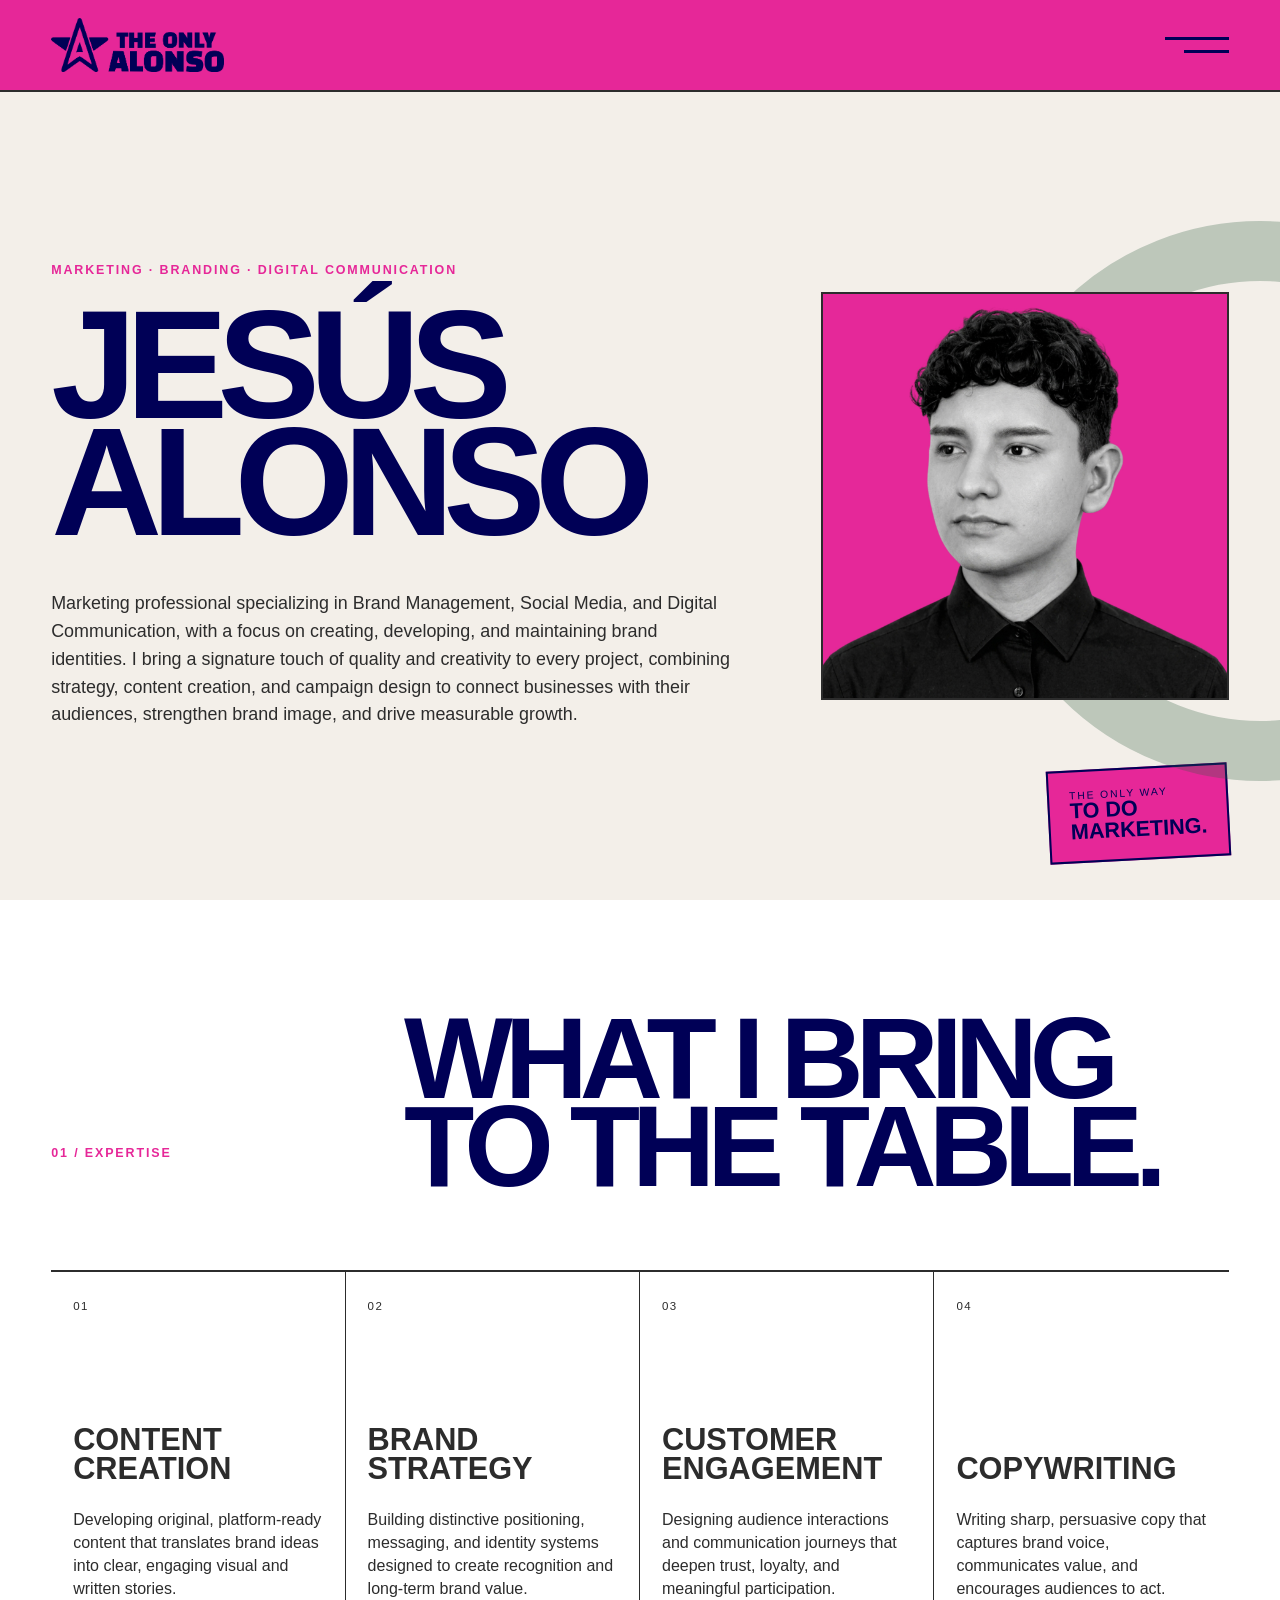
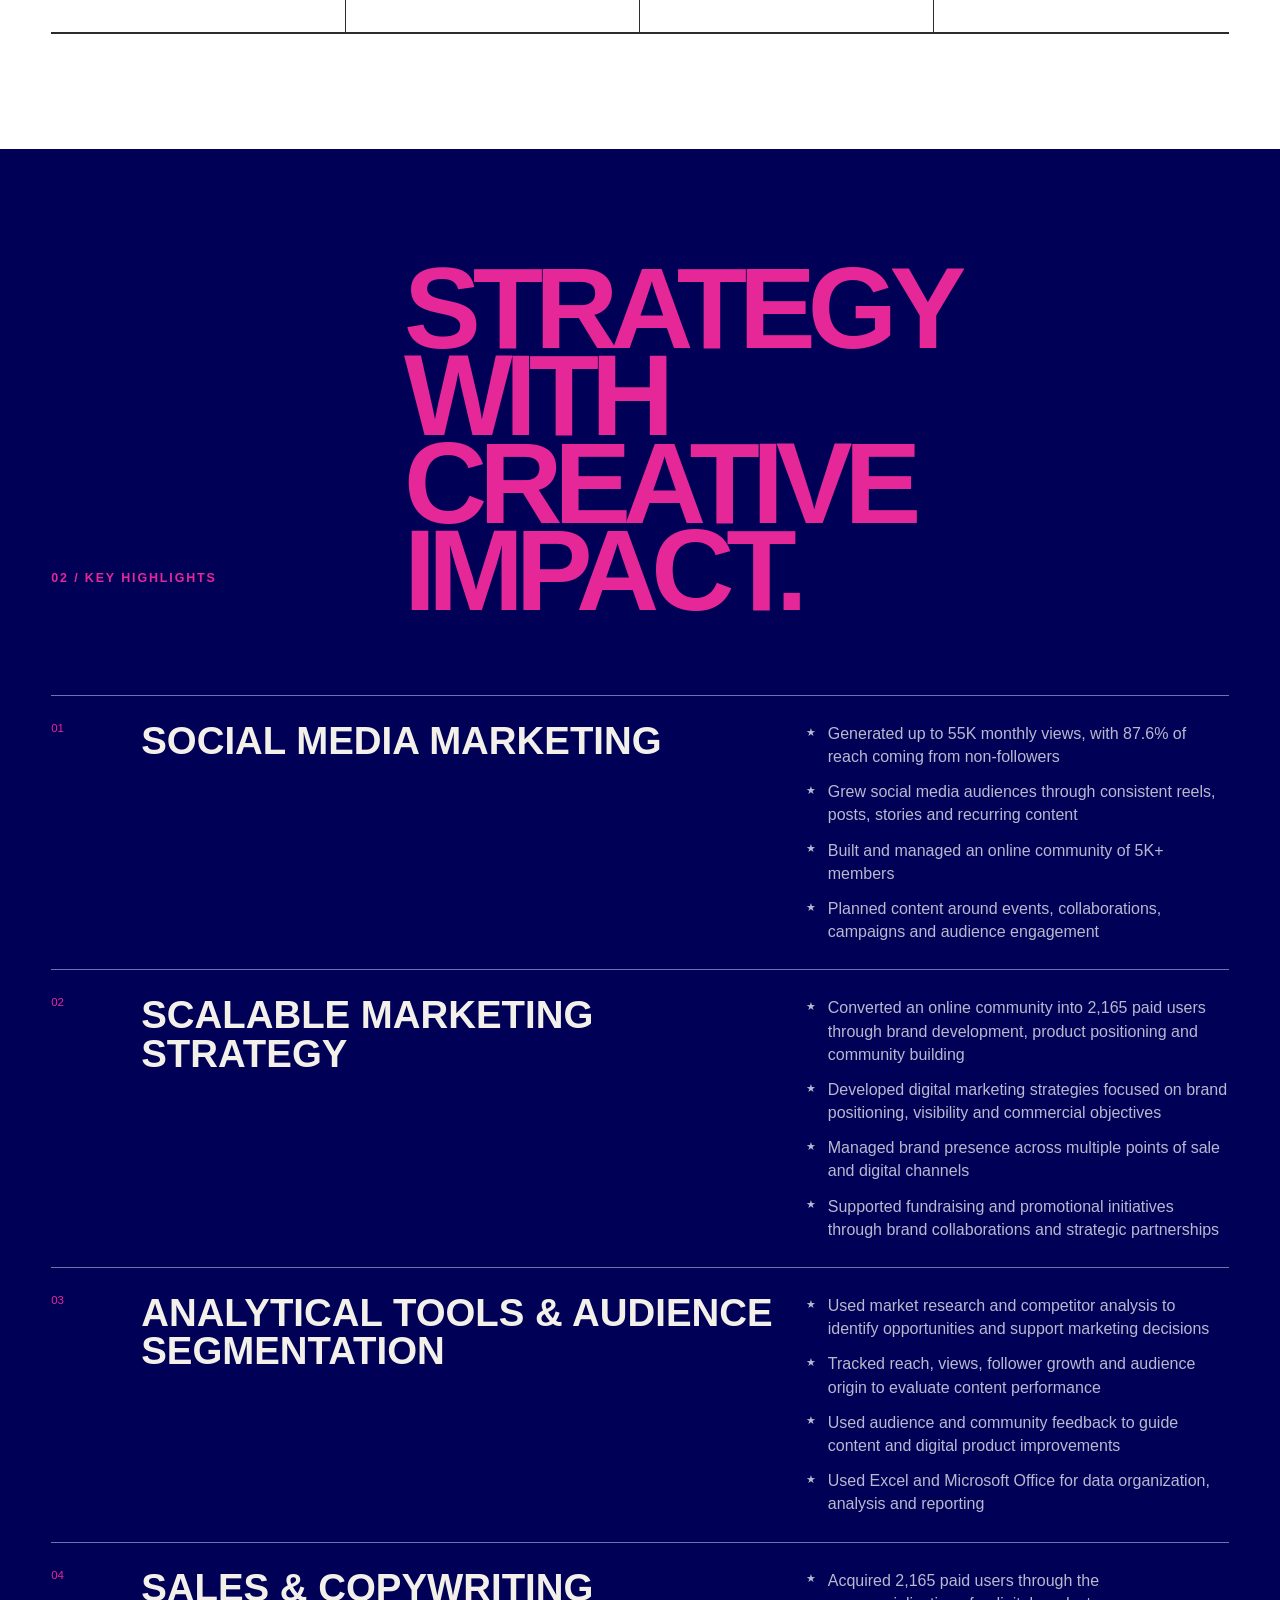
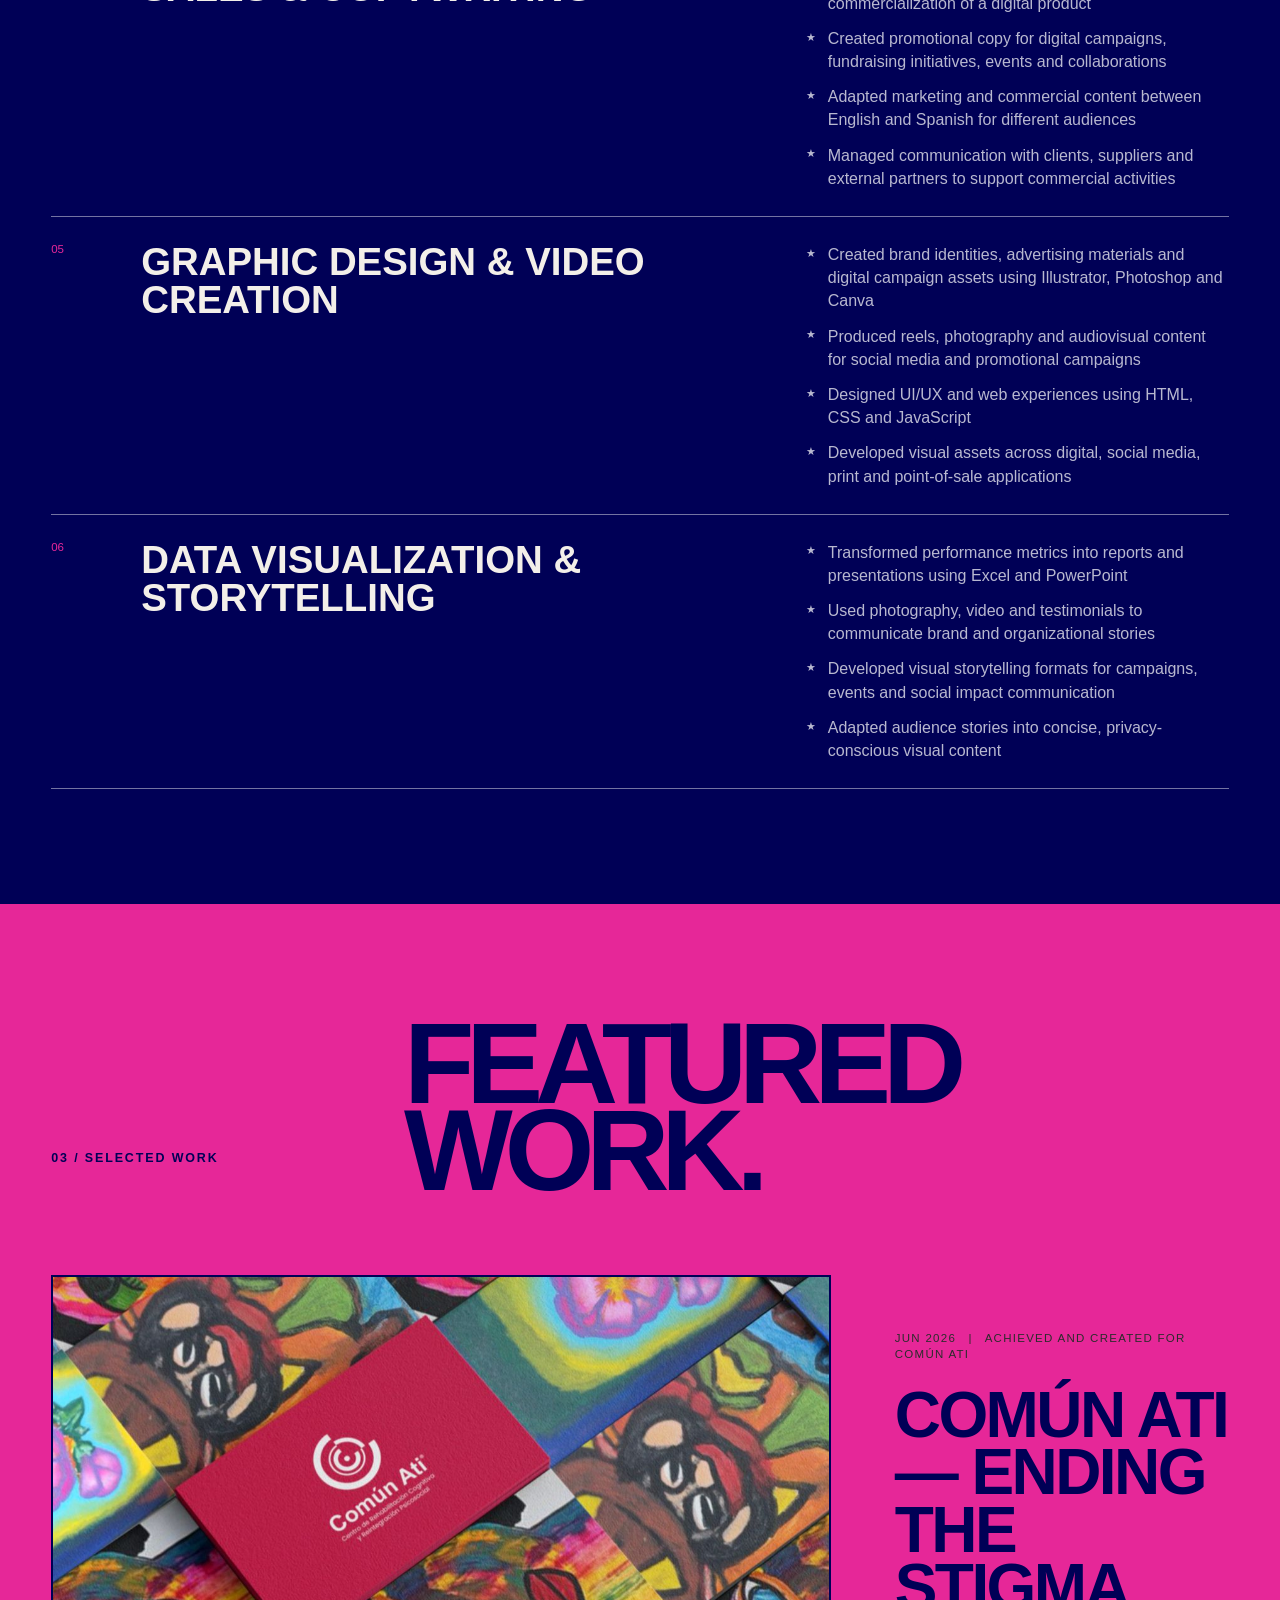
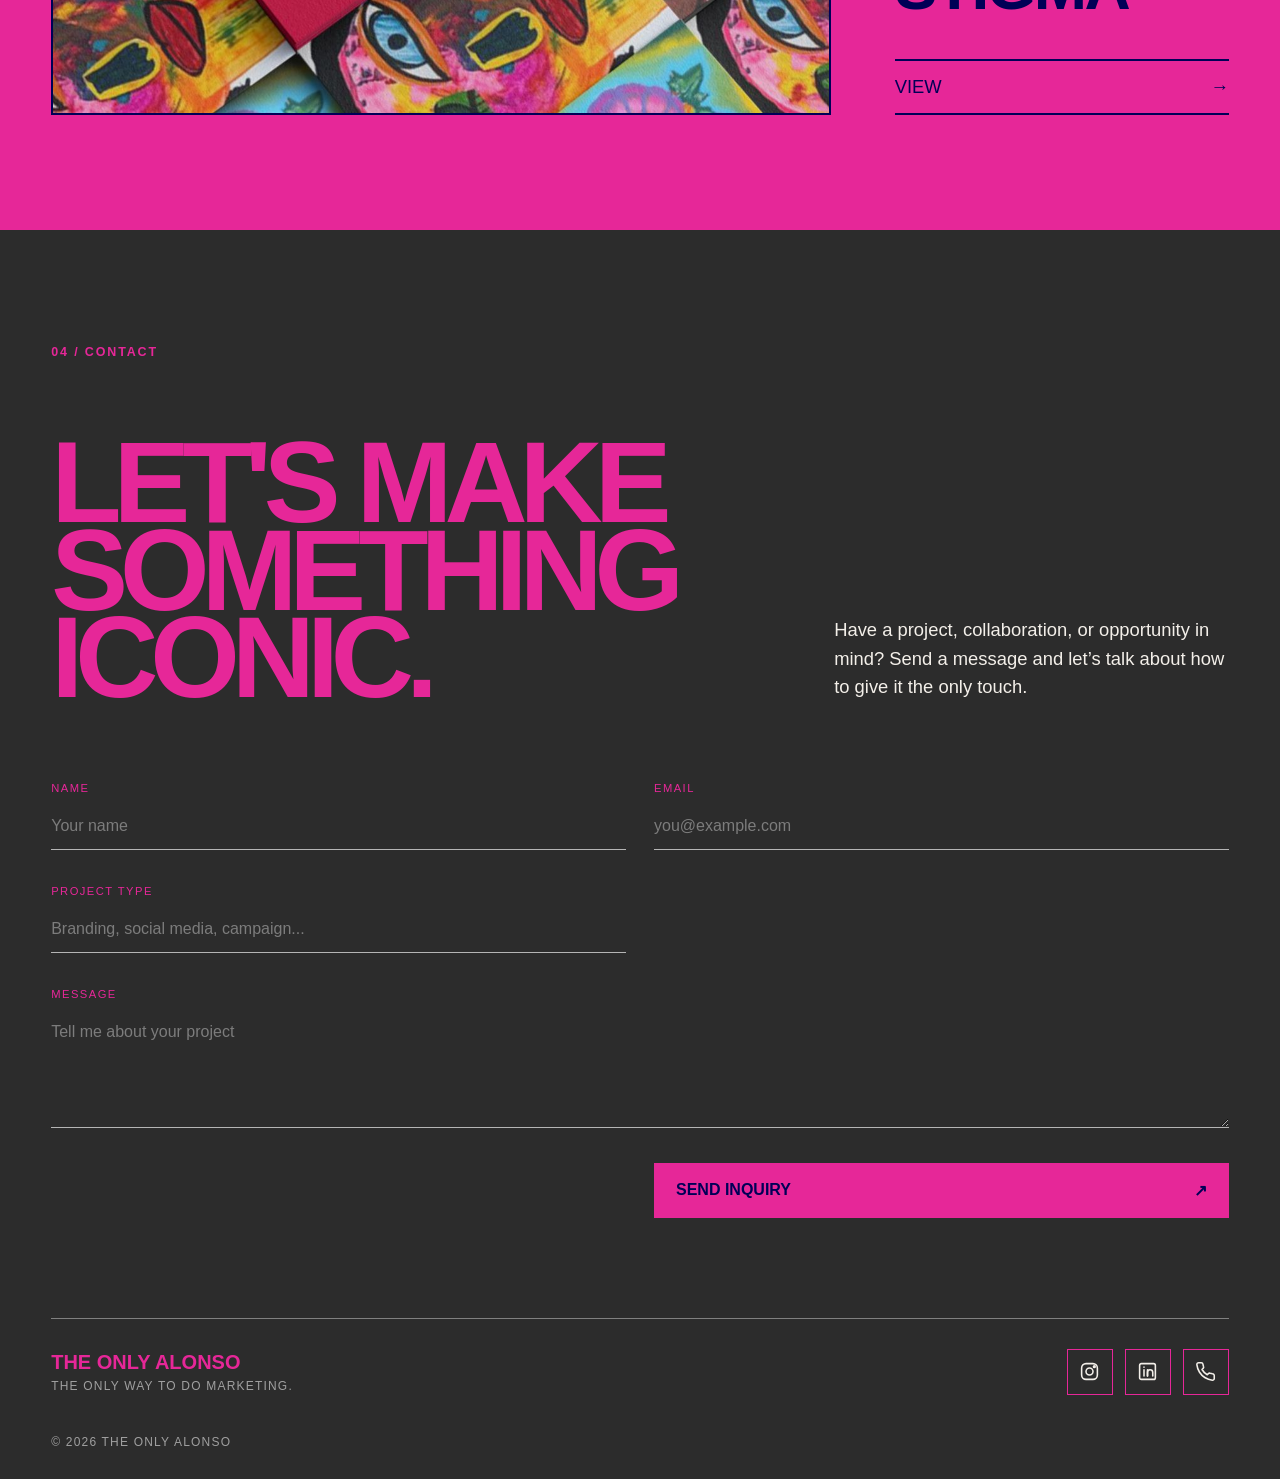
<file: index.html>
<!DOCTYPE html>
<html lang="en">
<head>
    <meta charset="UTF-8">
    <meta name="viewport" content="width=device-width, initial-scale=1.0">
    <meta name="description" content="THE ONLY ALONSO — Marketing portfolio of Jesús Alonso.">
    <title>THE ONLY ALONSO | Marketing Portfolio</title>
    <link rel="icon" type="image/svg+xml" href="assets/favicon.png">
    <link rel="stylesheet" href="styles.css">
</head>
<body>
    <header class="site-header">
        <a class="brand-mark" href="#home" aria-label="THE ONLY ALONSO home">
            <img src="assets/logo.png" alt="THE ONLY ALONSO logo">
        </a>

        <button class="menu-toggle" type="button" aria-label="Open menu" aria-expanded="false" aria-controls="site-menu">
            <span></span>
            <span></span>
        </button>

        <nav class="site-menu" id="site-menu" aria-hidden="true">
            <div class="menu-top">
                <p>THE ONLY ALONSO</p>
                <button class="menu-close" type="button" aria-label="Close menu">Close</button>
            </div>
            <div class="menu-links">
                <a href="#home">Home <span>01</span></a>
                <a href="#about">About <span>02</span></a>
                <a href="#media">Media <span>03</span></a>
                <a href="#work">My Work <span>04</span></a>
            </div>
            <p class="menu-slogan">The only way to do marketing.</p>
        </nav>
    </header>

    <main>
        <section class="hero section-shell" id="home">
            <div class="hero-copy">
                <p class="eyebrow">Marketing · Branding · Digital Communication</p>
                <h1>Jesús<br>Alonso</h1>
                <p class="hero-description">
                    Marketing professional specializing in Brand Management, Social Media, and Digital Communication, with a focus on creating, developing, and maintaining brand identities. I bring a signature touch of quality and creativity to every project, combining strategy, content creation, and campaign design to connect businesses with their audiences, strengthen brand image, and drive measurable growth.
                </p>
            </div>

            <div class="hero-image">
                <img src="assets/profile.png" alt="Portrait placeholder for Jesús Alonso">
            </div>

            <div class="hero-stamp" aria-hidden="true">
                <span>THE ONLY WAY</span>
                <strong>TO DO<br>MARKETING.</strong>
            </div>
        </section>

        <section class="skills section-shell" id="about">
            <div class="section-heading">
                <p class="section-number">01 / Expertise</p>
                <h2>What I bring<br>to the table.</h2>
            </div>

            <div class="skills-grid">
                <article class="skill-card">
                    <span>01</span>
                    <h3>Content Creation</h3>
                    <p>Developing original, platform-ready content that translates brand ideas into clear, engaging visual and written stories.</p>
                </article>
                <article class="skill-card">
                    <span>02</span>
                    <h3>Brand Strategy</h3>
                    <p>Building distinctive positioning, messaging, and identity systems designed to create recognition and long-term brand value.</p>
                </article>
                <article class="skill-card">
                    <span>03</span>
                    <h3>Customer Engagement</h3>
                    <p>Designing audience interactions and communication journeys that deepen trust, loyalty, and meaningful participation.</p>
                </article>
                <article class="skill-card">
                    <span>04</span>
                    <h3>Copywriting</h3>
                    <p>Writing sharp, persuasive copy that captures brand voice, communicates value, and encourages audiences to act.</p>
                </article>
            </div>
        </section>

        <section class="highlights section-shell" id="media">
            <div class="section-heading dark-heading">
                <p class="section-number">02 / Key Highlights</p>
                <h2>Strategy with<br>creative impact.</h2>
            </div>

            <div class="highlight-list">
    <article>
        <span>01</span>
        <div>
            <h3>Social Media Marketing</h3>
            <ul class="highlight-points">
                <li>Generated up to 55K monthly views, with 87.6% of reach coming from non-followers</li>
                <li>Grew social media audiences through consistent reels, posts, stories and recurring content</li>
                <li>Built and managed an online community of 5K+ members</li>
                <li>Planned content around events, collaborations, campaigns and audience engagement</li>
            </ul>
        </div>
    </article>

    <article>
        <span>02</span>
        <div>
            <h3>Scalable Marketing Strategy</h3>
            <ul class="highlight-points">
                <li>Converted an online community into 2,165 paid users through brand development, product positioning and community building</li>
                <li>Developed digital marketing strategies focused on brand positioning, visibility and commercial objectives</li>
                <li>Managed brand presence across multiple points of sale and digital channels</li>
                <li>Supported fundraising and promotional initiatives through brand collaborations and strategic partnerships</li>
            </ul>
        </div>
    </article>

    <article>
        <span>03</span>
        <div>
            <h3>Analytical Tools & Audience Segmentation</h3>
            <ul class="highlight-points">
                <li>Used market research and competitor analysis to identify opportunities and support marketing decisions</li>
                <li>Tracked reach, views, follower growth and audience origin to evaluate content performance</li>
                <li>Used audience and community feedback to guide content and digital product improvements</li>
                <li>Used Excel and Microsoft Office for data organization, analysis and reporting</li>
            </ul>
        </div>
    </article>

    <article>
        <span>04</span>
        <div>
            <h3>Sales & Copywriting</h3>
            <ul class="highlight-points">
                <li>Acquired 2,165 paid users through the commercialization of a digital product</li>
                <li>Created promotional copy for digital campaigns, fundraising initiatives, events and collaborations</li>
                <li>Adapted marketing and commercial content between English and Spanish for different audiences</li>
                <li>Managed communication with clients, suppliers and external partners to support commercial activities</li>
            </ul>
        </div>
    </article>

    <article>
        <span>05</span>
        <div>
            <h3>Graphic Design & Video Creation</h3>
            <ul class="highlight-points">
                <li>Created brand identities, advertising materials and digital campaign assets using Illustrator, Photoshop and Canva</li>
                <li>Produced reels, photography and audiovisual content for social media and promotional campaigns</li>
                <li>Designed UI/UX and web experiences using HTML, CSS and JavaScript</li>
                <li>Developed visual assets across digital, social media, print and point-of-sale applications</li>
            </ul>
        </div>
    </article>

    <article>
        <span>06</span>
        <div>
            <h3>Data Visualization & Storytelling</h3>
            <ul class="highlight-points">
                <li>Transformed performance metrics into reports and presentations using Excel and PowerPoint</li>
                <li>Used photography, video and testimonials to communicate brand and organizational stories</li>
                <li>Developed visual storytelling formats for campaigns, events and social impact communication</li>
                <li>Adapted audience stories into concise, privacy-conscious visual content</li>
            </ul>
        </div>
    </article>
</div>
        </section>

        <section class="work section-shell" id="work">
            <div class="section-heading">
                <p class="section-number">03 / Selected Work</p>
                <h2>Featured<br>work.</h2>
            </div>

            <article class="featured-project">
                <a class="project-image" href="comun-ati.html" aria-label="View Común Ati - Ending the stigma project">
                    <img src="assets/comunatiproject.png" alt="Común Ati project image placeholder">
                </a>
                <div class="project-details">
                    <p class="project-meta">JUN 2026 <span>|</span> Achieved and created for Común Ati</p>
                    <h3>Común Ati — Ending the stigma</h3>
                    <a class="project-link" href="comun-ati.html">View <span>→</span></a>
                </div>
            </article>
        </section>

        <section class="contact section-shell" id="contact">
            <div class="contact-intro">
                <p class="section-number">04 / Contact</p>
                <h2>Let's make<br>something iconic.</h2>
                <p>Have a project, collaboration, or opportunity in mind? Send a message and let’s talk about how to give it the only touch.</p>
            </div>

            <form class="contact-form" action="https://formspree.io/f/your-form-id" method="POST">
                <label>
                    <span>Name</span>
                    <input type="text" name="name" placeholder="Your name" required>
                </label>
                <label>
                    <span>Email</span>
                    <input type="email" name="email" placeholder="you@example.com" required>
                </label>
                <label>
                    <span>Project type</span>
                    <input type="text" name="project" placeholder="Branding, social media, campaign...">
                </label>
                <label>
                    <span>Message</span>
                    <textarea name="message" rows="5" placeholder="Tell me about your project" required></textarea>
                </label>
                <button type="submit">Send inquiry <span>↗</span></button>
            </form>

            <footer class="site-footer">
                <div class="footer-brand">
                    <strong>THE ONLY ALONSO</strong>
                    <span>The only way to do marketing.</span>
                </div>
                <div class="footer-links">
                    <a href="https://www.instagram.com/theonlyalonso/" target="_blank" rel="noopener noreferrer" aria-label="Instagram">
                        <svg viewBox="0 0 24 24" aria-hidden="true"><rect x="3" y="3" width="18" height="18" rx="5"></rect><circle cx="12" cy="12" r="4"></circle><circle cx="17.5" cy="6.5" r="1"></circle></svg>
                    </a>
                    <a href="https://www.linkedin.com/in/theonlyalonso/" target="_blank" rel="noopener noreferrer" aria-label="LinkedIn">
                        <svg viewBox="0 0 24 24" aria-hidden="true"><rect x="3" y="3" width="18" height="18" rx="2"></rect><line x1="8" y1="10" x2="8" y2="17"></line><line x1="8" y1="7" x2="8" y2="7.1"></line><path d="M12 17v-4a3 3 0 0 1 6 0v4"></path><line x1="12" y1="10" x2="12" y2="17"></line></svg>
                    </a>
                    <a href="tel:+520000000000" aria-label="Phone">
                        <svg viewBox="0 0 24 24" aria-hidden="true"><path d="M22 16.92v3a2 2 0 0 1-2.18 2 19.79 19.79 0 0 1-8.63-3.07 19.5 19.5 0 0 1-6-6A19.79 19.79 0 0 1 2.12 4.18 2 2 0 0 1 4.11 2h3a2 2 0 0 1 2 1.72c.12.9.33 1.78.62 2.63a2 2 0 0 1-.45 2.11L8 9.73a16 16 0 0 0 6 6l1.27-1.27a2 2 0 0 1 2.11-.45c.85.29 1.73.5 2.63.62A2 2 0 0 1 22 16.92z"></path></svg>
                    </a>
                </div>
                <p class="copyright">© <span id="year"></span> THE ONLY ALONSO</p>
            </footer>
        </section>
    </main>

    <script src="script.js"></script>
</body>
</html>
</file>
<file: styles.css>
@font-face {
    font-family: "Neue Montreal";
    src: local("Neue Montreal");
    font-weight: 100 900;
    font-style: normal;
}

:root {
    --brand-pink: #e62798;
    --deep-blue: #000056;
    --charcoal: #2c2c2c;
    --forest: #2f5f42;
    --off-white: #f3efe9;
    --white: #ffffff;
    --black: #0b0b0b;
    --header-height: 92px;
    --page-padding: clamp(22px, 4vw, 64px);
}

* {
    box-sizing: border-box;
}

html {
    scroll-behavior: smooth;
}

body {
    margin: 0;
    background: var(--off-white);
    color: var(--charcoal);
    font-family: "Neue Montreal", "Helvetica Neue", Helvetica, Arial, sans-serif;
    overflow-x: hidden;
}

body.menu-open {
    overflow: hidden;
}

a {
    color: inherit;
    text-decoration: none;
}

img {
    display: block;
    width: 100%;
}

button,
input,
textarea {
    font: inherit;
}

.site-header {
    position: sticky;
    top: 0;
    z-index: 1000;
    height: var(--header-height);
    padding: 14px var(--page-padding);
    background: var(--brand-pink);
    display: flex;
    align-items: center;
    justify-content: space-between;
    border-bottom: 2px solid var(--charcoal);
}

.brand-mark {
    width: clamp(150px, 18vw, 250px);
}

.brand-mark img {
    height: 54px;
    width: auto;
}

.menu-toggle {
    width: 64px;
    height: 52px;
    padding: 0;
    border: 0;
    background: transparent;
    display: grid;
    align-content: center;
    gap: 10px;
    cursor: pointer;
}

.menu-toggle span {
    display: block;
    width: 100%;
    height: 3px;
    background: var(--deep-blue);
}

.menu-toggle span:last-child {
    width: 70%;
    justify-self: end;
}

.site-menu {
    position: fixed;
    inset: 0;
    z-index: 1100;
    background: var(--deep-blue);
    color: var(--off-white);
    padding: 28px var(--page-padding) 42px;
    display: flex;
    flex-direction: column;
    transform: translateY(-105%);
    transition: transform 0.55s cubic-bezier(.76, 0, .24, 1);
}

.site-menu.is-open {
    transform: translateY(0);
}

.menu-top {
    display: flex;
    justify-content: space-between;
    align-items: center;
    color: var(--brand-pink);
    font-size: 0.8rem;
    text-transform: uppercase;
    letter-spacing: 0.15em;
}

.menu-close {
    border: 1px solid var(--brand-pink);
    background: transparent;
    color: var(--brand-pink);
    padding: 10px 16px;
    cursor: pointer;
    text-transform: uppercase;
}

.menu-links {
    margin: auto 0;
    display: grid;
}

.menu-links a {
    display: flex;
    justify-content: space-between;
    align-items: baseline;
    padding: 12px 0;
    border-bottom: 1px solid rgba(255,255,255,.3);
    font-size: clamp(2.7rem, 8vw, 7.5rem);
    line-height: .95;
    letter-spacing: -.055em;
    text-transform: uppercase;
}

.menu-links a:hover {
    color: var(--brand-pink);
    padding-left: 2vw;
}

.menu-links span {
    font-size: .8rem;
    letter-spacing: .1em;
}

.menu-slogan {
    margin: 0;
    color: var(--brand-pink);
    text-transform: uppercase;
    letter-spacing: .12em;
}

.section-shell {
    padding: clamp(72px, 9vw, 150px) var(--page-padding);
    scroll-margin-top: var(--header-height);
}

.hero {
    min-height: calc(100vh - var(--header-height));
    position: relative;
    display: grid;
    grid-template-columns: minmax(0, 1.25fr) minmax(280px, .75fr);
    align-items: center;
    gap: clamp(36px, 7vw, 110px);
    background: var(--off-white);
    overflow: hidden;
}

.hero::after {
    content: "";
    position: absolute;
    width: 440px;
    height: 440px;
    right: -260px;
    top: 16%;
    border: 60px solid var(--forest);
    border-radius: 50%;
    opacity: .28;
}

.eyebrow,
.section-number {
    margin: 0 0 30px;
    color: var(--brand-pink);
    font-size: .78rem;
    font-weight: 700;
    letter-spacing: .15em;
    text-transform: uppercase;
}

.hero h1,
.section-heading h2,
.contact-intro h2 {
    margin: 0;
    color: var(--deep-blue);
    font-size: clamp(4.8rem, 12vw, 11rem);
    line-height: .76;
    letter-spacing: -.07em;
    text-transform: uppercase;
}

.hero-description {
    max-width: 760px;
    margin: 50px 0 0;
    font-size: clamp(1rem, 1.4vw, 1.3rem);
    line-height: 1.55;
}

.hero-image {
    position: relative;
    z-index: 1;
}

.hero-image img {
    aspect-ratio: 1 / 1;
    object-fit: cover;
    border: 2px solid var(--charcoal);
}

.hero-image span {
    display: inline-block;
    margin-top: 10px;
    font-size: .72rem;
    letter-spacing: .12em;
    text-transform: uppercase;
}

.hero-stamp {
    position: absolute;
    right: var(--page-padding);
    bottom: 40px;
    background: var(--brand-pink);
    color: var(--deep-blue);
    padding: 18px 20px;
    transform: rotate(-3deg);
    border: 2px solid var(--deep-blue);
}

.hero-stamp span {
    display: block;
    font-size: .65rem;
    letter-spacing: .18em;
}

.hero-stamp strong {
    font-size: 1.35rem;
    line-height: .9;
}

.skills {
    background: var(--white);
}

.section-heading {
    display: grid;
    grid-template-columns: .55fr 1.45fr;
    gap: 40px;
    align-items: end;
    margin-bottom: 80px;
}

.section-heading h2,
.contact-intro h2 {
    font-size: clamp(4rem, 9vw, 8rem);
}

.skills-grid {
    display: grid;
    grid-template-columns: repeat(4, 1fr);
    border-top: 2px solid var(--charcoal);
    border-bottom: 2px solid var(--charcoal);
}

.skill-card {
    min-height: 360px;
    padding: 28px 22px 32px;
    border-right: 1px solid var(--charcoal);
    display: flex;
    flex-direction: column;
    transition: background .3s, color .3s;
}

.skill-card:last-child {
    border-right: 0;
}

.skill-card:hover {
    background: var(--brand-pink);
    color: var(--deep-blue);
}

.skill-card > span {
    font-size: .72rem;
    letter-spacing: .12em;
}

.skill-card h3 {
    margin: auto 0 24px;
    font-size: clamp(1.7rem, 2.4vw, 2.7rem);
    line-height: .95;
    text-transform: uppercase;
}

.skill-card p {
    margin: 0;
    line-height: 1.45;
}

.highlights {
    background: var(--deep-blue);
    color: var(--off-white);
}

.dark-heading h2 {
    color: var(--brand-pink);
}

.highlight-list {
    border-top: 1px solid rgba(255,255,255,.45);
}

.highlight-list article {
    display: grid;
    grid-template-columns: 70px minmax(0, 1fr);
    gap: 20px;
    padding: 26px 0;
    border-bottom: 1px solid rgba(255,255,255,.45);
}

.highlight-list article > span {
    color: var(--brand-pink);
    font-size: .72rem;
}

.highlight-list article div {
    display: grid;
    grid-template-columns: 1.2fr .8fr;
    gap: 30px;
    align-items: start;
}

.highlight-list h3 {
    margin: 0;
    font-size: clamp(1.5rem, 3vw, 3.25rem);
    line-height: 1;
    text-transform: uppercase;
}

.highlight-points {
    margin: 0;
    padding: 0;
    max-width: 520px;
    list-style: none;
    display: grid;
    gap: 12px;
    color: rgba(255,255,255,.72);
}

.highlight-points li {
    position: relative;
    padding-left: 22px;
    line-height: 1.45;
    color: inherit;
}

.highlight-points li::before {
    content: "★";
    position: absolute;
    left: 0;
    top: 0.15em;
    color: inherit;
    font-size: 0.7em;
}

.work {
    background: var(--brand-pink);
}

.work .section-number {
    color: var(--deep-blue);
}

.featured-project {
    display: grid;
    grid-template-columns: 1.4fr .6fr;
    gap: clamp(28px, 5vw, 70px);
    align-items: end;
}

.project-image {
    display: block;
    overflow: hidden;
    border: 2px solid var(--deep-blue);
}

.project-image img {
    aspect-ratio: 16 / 9;
    object-fit: cover;
    transition: transform .6s cubic-bezier(.2,.7,.2,1);
}

.project-image:hover img {
    transform: scale(1.035);
}

.project-meta {
    margin: 0 0 24px;
    font-size: .72rem;
    line-height: 1.4;
    letter-spacing: .11em;
    text-transform: uppercase;
}

.project-meta span {
    padding: 0 8px;
}

.project-details h3 {
    margin: 0 0 42px;
    color: var(--deep-blue);
    font-size: clamp(2.4rem, 5vw, 5.4rem);
    line-height: .9;
    letter-spacing: -.04em;
    text-transform: uppercase;
}

.project-link {
    display: flex;
    justify-content: space-between;
    padding: 15px 0;
    border-top: 2px solid var(--deep-blue);
    border-bottom: 2px solid var(--deep-blue);
    color: var(--deep-blue);
    font-size: 1.15rem;
    text-transform: uppercase;
}

.project-link span {
    transition: transform .25s;
}

.project-link:hover span {
    transform: translateX(8px);
}

.contact {
    padding-bottom: 30px;
    background: var(--charcoal);
    color: var(--off-white);
}

.contact-intro {
    display: grid;
    grid-template-columns: 1.3fr .7fr;
    gap: 50px;
    align-items: end;
    margin-bottom: 80px;
}

.contact-intro .section-number {
    grid-column: 1 / -1;
}

.contact-intro h2 {
    color: var(--brand-pink);
}

.contact-intro > p:last-child {
    margin: 0;
    max-width: 500px;
    font-size: 1.15rem;
    line-height: 1.55;
}

.contact-form {
    display: grid;
    grid-template-columns: 1fr 1fr;
    gap: 35px 28px;
    margin-bottom: 100px;
}

.contact-form label {
    display: grid;
    gap: 9px;
}

.contact-form label:nth-child(4) {
    grid-column: 1 / -1;
}

.contact-form label span {
    color: var(--brand-pink);
    font-size: .7rem;
    letter-spacing: .13em;
    text-transform: uppercase;
}

.contact-form input,
.contact-form textarea {
    width: 100%;
    padding: 14px 0;
    border: 0;
    border-bottom: 1px solid rgba(255,255,255,.65);
    border-radius: 0;
    outline: 0;
    background: transparent;
    color: var(--off-white);
    resize: vertical;
}

.contact-form input:focus,
.contact-form textarea:focus {
    border-bottom-color: var(--brand-pink);
}

.contact-form input::placeholder,
.contact-form textarea::placeholder {
    color: rgba(255,255,255,.38);
}

.contact-form button {
    grid-column: 2;
    border: 0;
    padding: 18px 22px;
    background: var(--brand-pink);
    color: var(--deep-blue);
    font-weight: 700;
    display: flex;
    justify-content: space-between;
    cursor: pointer;
    text-transform: uppercase;
}

.site-footer {
    padding-top: 30px;
    border-top: 1px solid rgba(255,255,255,.4);
    display: grid;
    grid-template-columns: 1fr auto;
    gap: 40px;
    align-items: center;
}

.footer-brand {
    display: grid;
    gap: 5px;
}

.footer-brand strong {
    color: var(--brand-pink);
    font-size: 1.25rem;
}

.footer-brand span,
.copyright {
    color: rgba(255,255,255,.55);
    font-size: .75rem;
    text-transform: uppercase;
    letter-spacing: .1em;
}

.footer-links {
    display: flex;
    gap: 12px;
}

.footer-links a {
    width: 46px;
    height: 46px;
    border: 1px solid var(--brand-pink);
    display: grid;
    place-items: center;
    transition: background .25s, color .25s;
}

.footer-links a:hover {
    background: var(--brand-pink);
    color: var(--deep-blue);
}

.footer-links svg {
    width: 21px;
    height: 21px;
    fill: none;
    stroke: currentColor;
    stroke-width: 1.8;
    stroke-linecap: round;
    stroke-linejoin: round;
}

.copyright {
    grid-column: 1 / -1;
    margin: 0;
}

@media (max-width: 980px) {
    .hero {
        grid-template-columns: 1fr;
        align-items: start;
    }

    .hero-copy {
        order: 1;
    }

    .hero-image {
        order: 2;
        max-width: 620px;
    }

    .hero-stamp {
        display: none;
    }

    .section-heading {
        grid-template-columns: 1fr;
    }

    .skills-grid {
        grid-template-columns: 1fr 1fr;
    }

    .skill-card:nth-child(2) {
        border-right: 0;
    }

    .skill-card:nth-child(-n+2) {
        border-bottom: 1px solid var(--charcoal);
    }

    .featured-project,
    .contact-intro {
        grid-template-columns: 1fr;
    }
}

@media (max-width: 720px) {
    :root {
        --header-height: 76px;
    }

    .site-header {
        padding-top: 10px;
        padding-bottom: 10px;
    }

    .brand-mark img {
        height: 42px;
    }

    .menu-toggle {
        width: 48px;
        height: 42px;
    }

    .menu-links a {
        font-size: clamp(2.4rem, 13vw, 4.2rem);
    }

    .hero {
        padding-top: 70px;
    }

    .hero h1 {
        font-size: clamp(4rem, 22vw, 7rem);
    }

    .hero-description {
        margin-top: 36px;
    }

    .skills-grid {
        grid-template-columns: 1fr;
    }

    .skill-card,
    .skill-card:nth-child(2) {
        min-height: 290px;
        border-right: 0;
        border-bottom: 1px solid var(--charcoal);
    }

    .skill-card:last-child {
        border-bottom: 0;
    }

    .highlight-list article {
        grid-template-columns: 34px 1fr;
    }

    .highlight-list article div {
        grid-template-columns: 1fr;
    }

    .featured-project {
        gap: 30px;
    }

    .contact-form {
        grid-template-columns: 1fr;
    }

    .contact-form label:nth-child(4),
    .contact-form button {
        grid-column: 1;
    }

    .site-footer {
        grid-template-columns: 1fr;
    }

    .footer-links {
        justify-self: start;
    }
}
</file>
